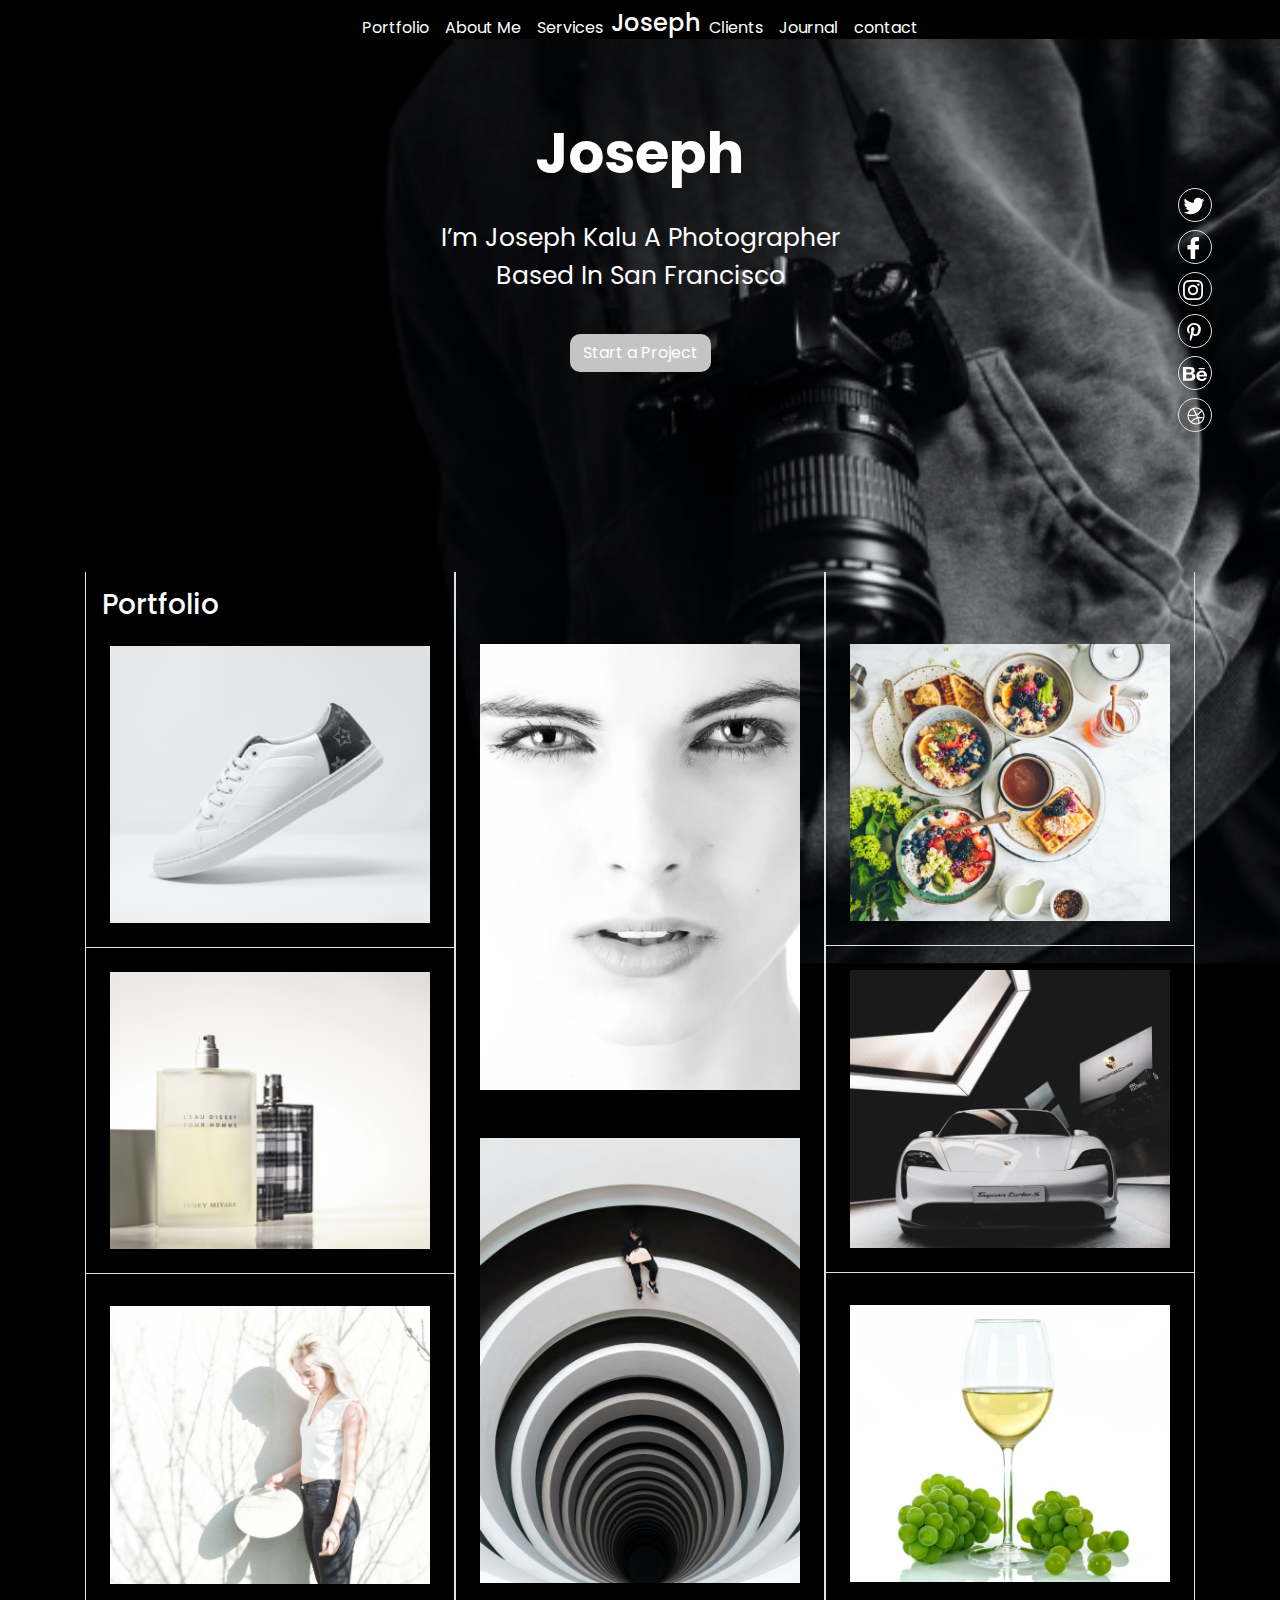
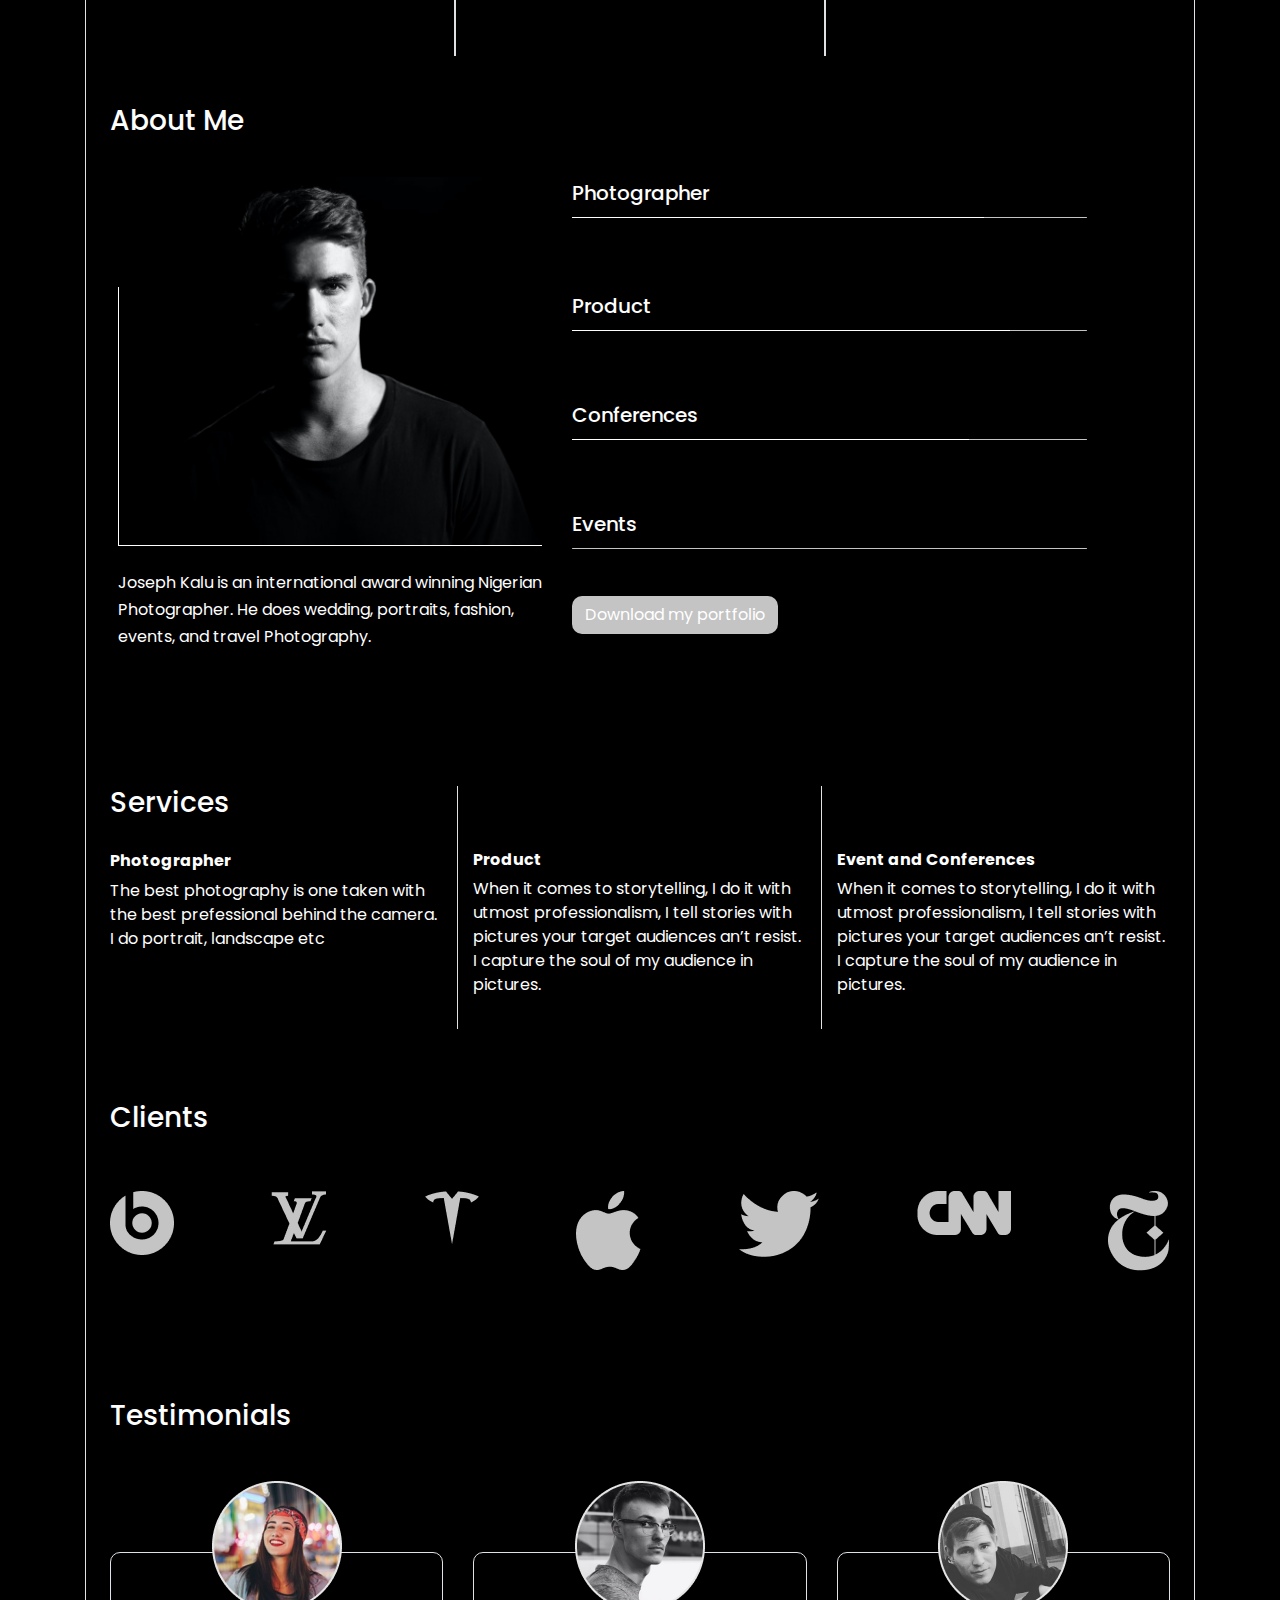
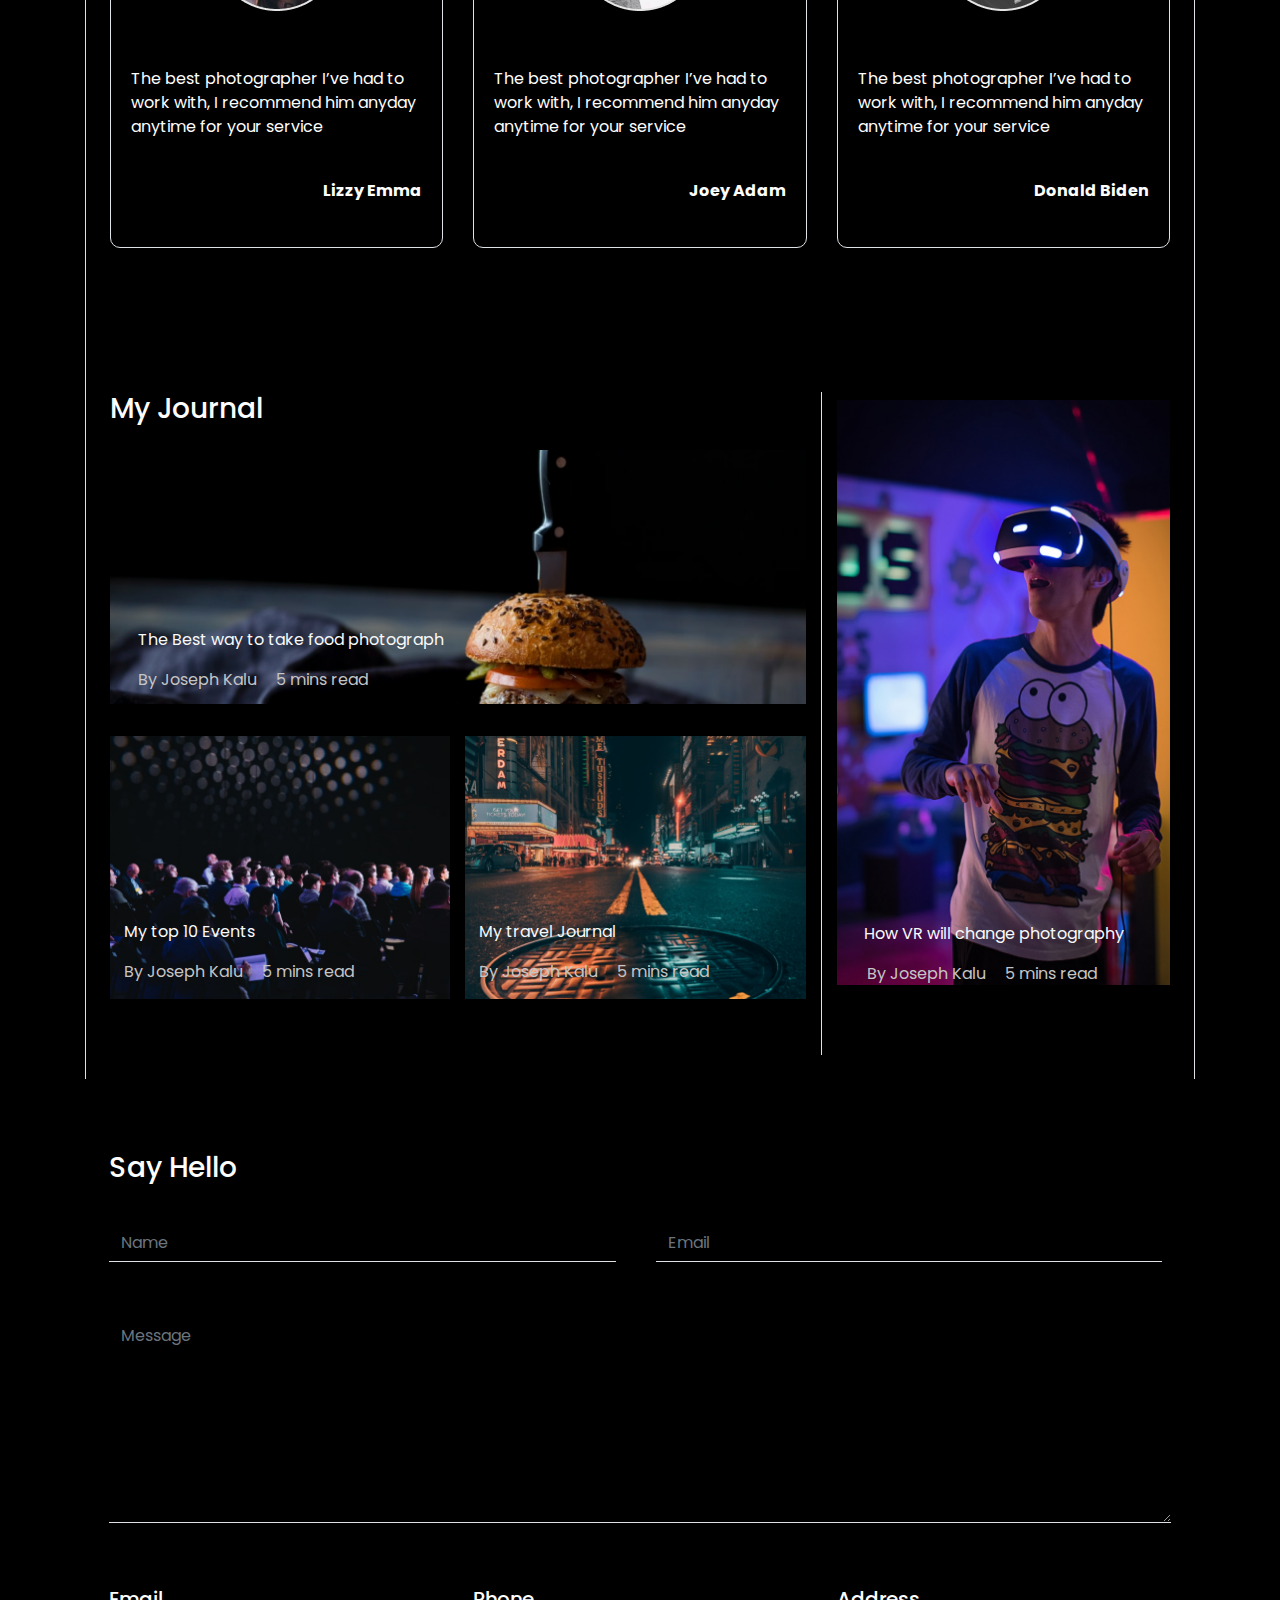
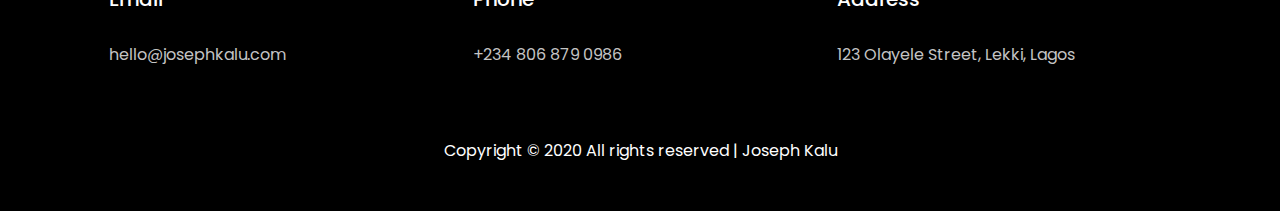
<file: Envanto portfolio/index.html>
<!DOCTYPE html>
<html lang="en">
<head>
    <meta charset="UTF-8">
    <meta name="viewport" content="width=device-width, initial-scale=1.0">
    <!-- Bootstrap CSS -->
    <link rel="stylesheet" href="https://stackpath.bootstrapcdn.com/bootstrap/4.3.1/css/bootstrap.min.css" integrity="sha384-ggOyR0iXCbMQv3Xipma34MD+dH/1fQ784/j6cY/iJTQUOhcWr7x9JvoRxT2MZw1T" crossorigin="anonymous">
    <link href="style.css" type="text/css" rel="stylesheet" >
    <!--Google fonts-->
    <link href="https://fonts.googleapis.com/css2?family=Poppins&display=swap" rel="stylesheet">
    <title>Envanto Portfolio Template</title>
</head>
<body data-spy="scroll" data-target="#nav">
    <div class="container">

        <!--navbar-->
        <div class="nav">
            <div class="hamburger-nav navbar-close">
                <div class="closebtn ml-auto">
                    <img src="img/close.svg" alt="" class="img-fluid img-btn2">
                </div>
                        <ul class="text-center mx-auto py-5 mt-5 ">
                            <li class="nav-item my-2 "><a href="#portfolio" class="navside-link">Portfolio</a></li>
                            <li class="nav-item my-2"><a href="#About" class="navside-link">About Me</a></li>
                            <li class="nav-item my-2"><a href="#services" class="navside-link">Services</a></li>
                            <li class="nav-item my-2"><h4><a href="index.html" class="navside-brand align-middle">Joseph</a></h4></li>
                            <li class="nav-item my-2"><a href="#clients" class="navside-link">Clients</a></li>
                            <li class="nav-item my-2"><a href="#journal" class="navside-link">Journal</a></li>
                            <li class="nav-item my-2"><a href="#contact" class="navside-link">contact</a></li>
                        </ul>
            </div>

            <div class="nav-button d-none">
                <img src="img/open-menu.svg" alt="" class="img-fluid img-btn">
            </div>
            
            <nav class="navbar navbar-expand-sm mx-auto d-none d-md-block" id="nav">
                <ul class="navbar-nav text-center">
                    <li class="nav-item"><a href="#portfolio" class="nav-link">Portfolio</a></li>
                    <li class="nav-item"><a href="#About" class="nav-link">About Me</a></li>
                    <li class="nav-item"><a href="#services" class="nav-link">Services</a></li>
                    <li class="nav-item"><h4><a href="index.html" class="nav-brand align-middle">Joseph</a></h4></li>
                    <li class="nav-item"><a href="#clients" class="nav-link">Clients</a></li>
                    <li class="nav-item"><a href="#journal" class="nav-link">Journal</a></li>
                    <li class="nav-item"><a href="#contact" class="nav-link">contact</a></li>

                </ul>
            </nav>

            
        </div>
        <!--Introduction-->
        <section class="introduction pb-4 ">
            <div class="text-center mx-auto">
                <div class="name">
                    <h2 class="display-4 py-3">Joseph</h2>
                </div>
                <div class=" mx-auto text-center py-2">
                    <p class="location ">I’m Joseph Kalu A Photographer <br> Based In San Francisco</p>
                </div>
                <button class="btn my-3"><a href="#"> Start a Project</a></button>
            </div>

            <div class="media-icons ">
                <div class="icon p-1 my-2 border rounded-circle">
                    <img class="img-fluid"  src="img/Vector (4).svg">
                </div>
                <div class="icon p-1 pl-2 my-2 border rounded-circle">
                    <img class="img-fluid" src="img/Vector (5).svg">
                </div>
                <div class="icon  px-1 py-1 my-2 border rounded-circle">
                    <img class="img-fluid"  src="img/Vector (6).svg">
                </div>
                <div class="icon p-1 pl-2 my-2 border rounded-circle">
                    <img class="img-fluid"  src="img/Vector (7).svg">
                </div>
                <div class="icon p-1 my-2 border rounded-circle">
                    <img class="img-fluid"  src="img/Vector (8).svg">
                </div>
                <div class="icon p-1 pl-2 my-2 border rounded-circle">
                    <img class="img-fluid"  src="img/Vector (9).svg">
                </div>
            </div>
        </section>

        <!--Portfolio seciton-->
        <section class="portfolio mt-4 mt-5" id="portfolio">
            <div class="row no-gutters">
                <div class="col-md-4 border border-top-0 border-bottom-0 pt-4 port-col pb-5">
                    <h3 class="display-5 ml-3 mb-0">Portfolio</h3>
                        <div class="p-4 port-img border-bottom">
                            <img class="img-fluid port-img" src="img/Rectangle 4.png">
                        </div>
                    
                    <div class="p-4 border-bottom d-none d-md-block">
                        <img class="img-fluid" src="img/Rectangle 5.png">
                    </div>
                    <div class="p-4 img-col d-none d-md-block">
                        <img class="img-fluid" src="img/Rectangle 6.png">
                    </div>

                </div>
                <div class="col-md-4 border border-top-0 border-bottom-0 pt-5 pb-5">
                    <!-- <h3 class="display-5 ml-3">Portfolio</h3> -->
                    <div class="p-4">
                        <img class="img-fluid" src="img/Rectangle 7.png">
                    </div>
                    <div class="p-4 pt-4 d-none d-md-block">
                        <img class="img-fluid" src="img/Rectangle 9.png">
                    </div>
                </div>
                <div class="col-md-4 border border-top-0 border-bottom-0 pt-5 pb-5">
                    <!-- <h3 class="display-5 ml-3">Portfolio</h3> -->
                    <div class="p-4 border-bottom">
                        <img class="img-fluid" src="img/Rectangle 10.png">
                    </div>
                    <div class="p-4 border-bottom d-none d-md-block">
                        <img class="img-fluid" src="img/Rectangle 11.png">
                    </div>
                    <div class="p-4 img-col d-none d-md-block">
                        <img class="img-fluid" src="img/Rectangle 12.png">
                    </div>
                </div>
                
            </div>
            
        </section>

        <!--About section-->
        <section class="about-section py-5 px-4 border border-top-0 border-bottom-0" id="About">
            <div class="about">
                <h3 class="display-5">About Me</h3>
            </div>
            <div class="row my-3 py-4">
                <div class="col-md-5 ml-2 border-top-0 border-right-0">
                    <div class=" img-about-col">
                        <img class="img-fluid" src="img/Rectangle 14.png">
                    </div>
                    <div class="my-4 about-p">
                        <p>Joseph Kalu is an international award winning Nigerian Photographer. He does wedding, portraits, fashion, events, and travel Photography.</p>
                    </div>
                    
                </div>
                <div class="col-md-6">
                    <div class="progress-div">
                        <h5 class="py-1"> Photographer </h5>
                        <div class="progress">
                            <div class="progress-bar" style='width:80%'></div>
                        </div>
                    </div>
                    <br/>
                    <br/>
                    <br/>
                    <div class="progress-div">
                        <h5 class="py-1"> Product </h5>
                        <div class="progress">
                            <div class="progress-bar" style='width:85%'></div>
                        </div>
                    </div>
                    <br/>
                    <br/>
                    <br/>
                    <div class="progress-div">
                        <h5 class="pb-1"> Conferences </h5>
                        <div class="progress">
                            <div class="progress-bar" style='width:77%'></div>
                        </div>
                    </div>
                    <br/>
                    <br/>
                    <br/>
                    <div class="progress-div">
                        <h5 class="pb-1"> Events </h5>
                        <div class="progress">
                            <div class="progress-bar" style='width:90%'></div>
                        </div>
                    </div>
                    <button class="btn mt-5"><a href="#"> Download my portfolio</a></button>
                </div>
            </div>
        </section>

        <!--services-->
        <section class="services-section border border-top-0 border-bottom-0 p-4 py-4" id="services">
            <div class="row">
                <div class="col-md-4 border border-bottom-0 border-top-0 border-left-0 photo">
                    <h3 class="display-5">Services</h3>
                    <div class="py-4">
                        <h6>Photographer</h6>
                        <p> The best photography is one taken with the best prefessional behind the camera. I do portrait, landscape etc </p>
                    </div>
                </div>
                <div class="col-md-4 border  py-3 border-bottom-0 border-top-0 border-left-0 service-col product-col">
                    <h6>Product</h6>
                    <p> When it comes to storytelling, I do it with utmost professionalism, I tell stories with pictures your target audiences an’t resist. I capture the soul of my audience in pictures.</p>
                </div>
                <div class="col-md-4 service-col">
                    <h6>Event and Conferences</h6>
                    <p> When it comes to storytelling, I do it with utmost professionalism, I tell stories with pictures your target audiences an’t resist. I capture the soul of my audience in pictures.</p>
                </div>

            </div>
        </section>

        <!--clients section-->
        <section class="clients-section border border-top-0 border-bottom-0 p-4 py-3" id="clients">
            <div class="py-4">
                <h3 class="display-5">Clients</h3>
                <div class="client-logo  d-flex justify-content-between align-items-start my-5 py-2">
                    <div class="logo"><img src="img/Vector.png" class="img-fluid"></div>
                    <div class="logo"><img src="img/path5.png" class="img-fluid"></div>
                    <div class="logo"><img src="img/path35.png" class="img-fluid"></div>
                    <div class="logo"><img src="img/Vector (2).png" class="img-fluid"></div>
                    <div class="logo"><img src="img/Vector (3).png" class="img-fluid"></div>
                    <div class="logo"><img src="img/Vector (4).png" class="img-fluid"></div>
                    <div class="logo"><img src="img/Vector (1).png" class="img-fluid"></div>
                </div>
            </div>
        </section>

        <!--testimonials-->
        <section class="testimonials-section border border-top-0 border-bottom-0 p-4 py-2">
            <div>
                <h3 class="display-5">Testimonials</h3>
                <div class="row my-5 py-5">
                    <div class="col-md-4 mt-4">
                        <div class="card bg-black border">
                            <div class="card-body pt-0">
                                <div class="card-img-top text-center">
                                    <img src="img/Ellipse 44.png" class="img-fluid mb-5 mx-auto testimony-img" alt=""> 
                                </div>
                                <div class="card-text my-2">
                                    <p>The best photographer I’ve had to work with, I recommend him anyday anytime for your service</p>
                                </div>

                                <p class="float-right font-weight-bold my-4">Lizzy Emma</p>
                            </div>
                        </div>
                    </div>
                    <div class="col-md-4 mt-4 test-col">
                        <div class="card bg-black border">
                            <div class="card-body pt-0">
                                <div class="card-img-top text-center">
                                    <img src="img/Ellipse 45.png" class="img-fluid mb-5 mx-auto testimony-img" alt="">
                                </div>
                                <div class="card-text my-2">
                                    <p>The best photographer I’ve had to work with, I recommend him anyday anytime for your service</p>
                                </div>

                                <p class="float-right font-weight-bold my-4">Joey Adam </p>
                            </div>
                        </div>
                    </div>
                    <div class="col-md-4 mt-4  test-col">
                        <div class="card bg-black border rounded">
                            <div class="card-body pt-0">
                                <div class="card-img-top text-center">
                                    <img src="img/Ellipse 46.png" class="img-fluid mb-5 testimony-img" alt="">
                                </div>
                                <div class="card-text my-2">
                                    <p>The best photographer I’ve had to work with, I recommend him anyday anytime for your service</p>
                                </div>

                                <p class="float-right font-weight-bold my-4">Donald Biden</p>
                            </div>
                        </div>
                    </div>
                </div>
            </div>
        </section>

        <!--Journal Section-->
        <section class="journal-section border border-top-0 border-bottom-0 p-4 py-2 pb-4" id="journal">
            <div class="row">
                <div class="col-md-8 border border-top-0 border-bottom-0 border-left-0 journal-col">
                    <h3 class="display-5">My Journal</h3>
                    <div class="my-4 journal-col">
                        <img src="img/Rectangle 18.png" alt="" class="img-fluid">
                        <div class="info-p">
                            <p class="text-light">The Best way to take food photograph</p>
                            <p>By Joseph Kalu &nbsp; &nbsp; 5 mins read</p>
                        </div>
                    </div>
                    <div class="bottom-journal d-md-flex justify-content-between pb-5">
                        <div class="col journalcol pl-0 my-2">
                            <img src="img/Rectangle 20.png" alt="" class="img-fluid">
                            <div class="info-p ">
                                <p class="text-light">My top 10 Events </p>
                                <p>By Joseph Kalu &nbsp; &nbsp; 5 mins read</p>
                            </div>
                        </div>
                        <div class="col  pl-0 mr-0 pr-0 my-2">
                            <img src="img/Rectangle 21.png" alt="" class="img-fluid">
                            <div class="info-p ">
                                <p class="text-light">My travel Journal </p>
                                <p>By Joseph Kalu &nbsp; &nbsp; 5 mins read</p>
                            </div>
                        </div>
                    </div>
                </div>
                <div class="col-md-4 pt-2 d-none d-md-block">
                    <img src="img/Rectangle 19.png" alt="" class="img-fluid">
                    <div class="info-p1 ">
                        <p class="text-light ml-4">How VR will change photography</p>
                        <p class="text-center">By Joseph Kalu &nbsp; &nbsp; 5 mins read</p>
                    </div>
                </div>
            </div>
        </section>

        <!--Contact setion-->
        <section class="p-4 pt-5" id="contact">
            <div class="">
                <h3 class="display-5 py-4">Say Hello</h3>
            </div>
            <div class="row">
                <div class="col-md-6 pr-4 my-2">
                    <input class="border border-top-0 border-left-0 border-right-0 border-top-0 bg-transparent form-control" placeholder="Name" name="name">
                </div>
                <div class="col-md-6 pl-3 pr-4 my-2">
                    <input class="border border-top-0 border-left-0 border-right-0 border-top-0 bg-transparent form-control" placeholder="Email" name="Email">
                </div>
            </div>
            <div class="my-3">
                <textarea class="my-5 border border-top-0 border-left-0 border-right-0 border-top-0 bg-transparent form-control" placeholder="Message" rows="8" cols="10"></textarea>
            </div>
            <div class="row">
                <div class="col-md-4 mt-3">
                    <h5>Email</h5>
                    <br/>
                    <p class="contact-p">hello@josephkalu.com</p>
                </div>
                <div class="col-md-4 mt-3">
                    <h5>Phone</h5>
                    <br/>
                    <p class="contact-p">+234 806 879 0986</p>
                </div>
                <div class="col-md-4 mt-3">
                    <h5>Address</h5>
                    <br/>
                    <p class="contact-p">123 Olayele Street, Lekki, Lagos</p>
                </div>
            </div>
        </section>
        <!--copyright-->
        <footer class="text-center my-3 py-3">
            <p> Copyright © 2020 All rights reserved | Joseph Kalu</p>
        </footer>
        
    </div>


    <script src="app.js"></script>
    <!-- jQuery first, then Popper.js, then Bootstrap JS -->
    <!-- <script src="http://code.jquery.com/jquery-3.3.1.min.js" integrity="sha256-FgpCb/KJQlLNfOu91ta32o/NMZxltwRo8QtmkMRdAu8=" crossorigin="anonymous"></script> -->
    <script
    src="https://code.jquery.com/jquery-3.4.1.min.js"
    integrity="sha256-CSXorXvZcTkaix6Yvo6HppcZGetbYMGWSFlBw8HfCJo="
    crossorigin="anonymous"></script>
      <script src="https://cdn.jsdelivr.net/npm/popper.js@1.16.0/dist/umd/popper.min.js" integrity="sha384-Q6E9RHvbIyZFJoft+2mJbHaEWldlvI9IOYy5n3zV9zzTtmI3UksdQRVvoxMfooAo" crossorigin="anonymous"></script>
      <script src="https://stackpath.bootstrapcdn.com/bootstrap/4.4.1/js/bootstrap.min.js" integrity="sha384-wfSDF2E50Y2D1uUdj0O3uMBJnjuUD4Ih7YwaYd1iqfktj0Uod8GCExl3Og8ifwB6" crossorigin="anonymous">
    </script>
    <script>
       //scroll spy
       $('body').scrollspy({target:'#nav'});

//smooth scrolling
$("#nav a").on('click', function (event) {
if (this.hash !== "") {
event.preventDefault();

const hash = this.hash;

$('html, body').animate({
 scrollTop: $(hash).offset().top
}, 600, function () {

 window.location.hash = hash;
});
}
});
    </script>
</body>
</html>
</file>
<file: Envanto portfolio/style.css>
*{
    padding:0px;
     margin:0px ;
}

body{
    font-family: 'Poppins', sans-serif;
    background:#000000;
    color:#FEFEFE;
    background:url('img/Rectangle\ 1.svg');
    background-position-x: 100%;
    background-color: #000;
    background-repeat: no-repeat;
    background-size: 100% 20%;
}

.conatiner{
    position:relative;
}

.img-btn{
    width:25px !important;
    height:25px !important;
}

.nav-button{
    top:5%;
    left:85%;
}

ul li{
    list-style: none;
}

.navbtn{
    height:100%;
    background:#000;
    height:100%;
    position: fixed;
    line-height: 40px;
    font-size:2rem;
    width:100%;
    z-index: 10000;
    transition: 1s;
}

.navbar-close{
    z-index:0 !important;
    display:none !important;
    transition: 1s;

}

.closebtn{
    top:2%;
    left:70%;
    position:absolute;    
}

.img-btn2{
    width:100px;
    height:100px;
}

.introduction{
    margin-bottom:10rem;
    margin-top:3rem;
}

h2{
    font-weight:bolder !important;
}

.location{
    font-size:25px;
}

button{
    background: #C4C4C4 !important;
    border-radius: 10px !important;
}

a{
    color:#fff;
}

a:hover{
    text-decoration:none;
    color:#fff;
}

.media-icons{
    position:absolute;
    top:20% !important;
    left:92%;
}

.port-col{
    padding-top: 1rem !important;
}

.img-col{
    padding-top:2rem !important;
}

.img-about-col{
    position:relative;
}

.img-about-col::before{
    content: '';
    display:block;
    border-bottom:1px solid white !important;
    top:100%;
    position:absolute;
    width:100%;
}

.img-about-col::after{
    content: '';
    display:block;
    border-left:1px solid white !important;
    top:30%;
    position:absolute;
    bottom:0%;
}

.about-p{
    line-height: 27px;
}

.progress{
    height:0.05rem !important;
    background: #C4C4C4;
}

.progress-bar{
    background-color:#FEFEFE !important;
    border:5px solid #FEFEFE !important;
}

h6{
    font-weight:700;
}

.service-col{
    padding-top:4rem !important;
}

.card{
    background:#000;
    border-radius: 10px !important;
}

.card-body{
    padding-top:0px !important;
}

.testimony-img{
    margin-top:-4.5rem;
}

.journal-col{
    position:relative;
}

.info-p{
    position:absolute;
    top:70%;
    left:4%;
    color:#c5c5c5;
}

.info-p1{
    position:absolute;
    top:80%;
    left:5%;
    color:#c5c5c5;
}

input, textarea{
    border-radius:0px !important;
}

.contact-p{
    color: #C4C4C4;
}



@media screen and (max-width:768px){
    body{
        background-size: unset;
    }
    .test-col{
        margin-top:6rem !important;
    }

    .nav-button{
        display:block !important;
        position:absolute;
    }

    .col-md-4{
        padding-top:2rem !important;
        padding-bottom:2rem !important;
    }

    .product-col{
        border-top: 1px solid #fff !important;
        border-bottom:1px solid #fff !important;
        border-right:none !important; 
    }
    .service-col, .photo{
        border-right:none !important; 
    }

    .photo{
        padding-bottom:1rem !important;
    }

    .test-col{
        margin-top:2rem !important;
    }

    .logo{
        width:30px;
        height:30px;
    }

    .client-logo{
        flex-wrap: wrap;
        justify-content:space-around !important;
    }
    .journalcol{
        padding-right:0px;
    }

    .journal-col{
        border:none !important;
    }

    .info-p{
        font-size:0.6rem
    }


}
</file>
